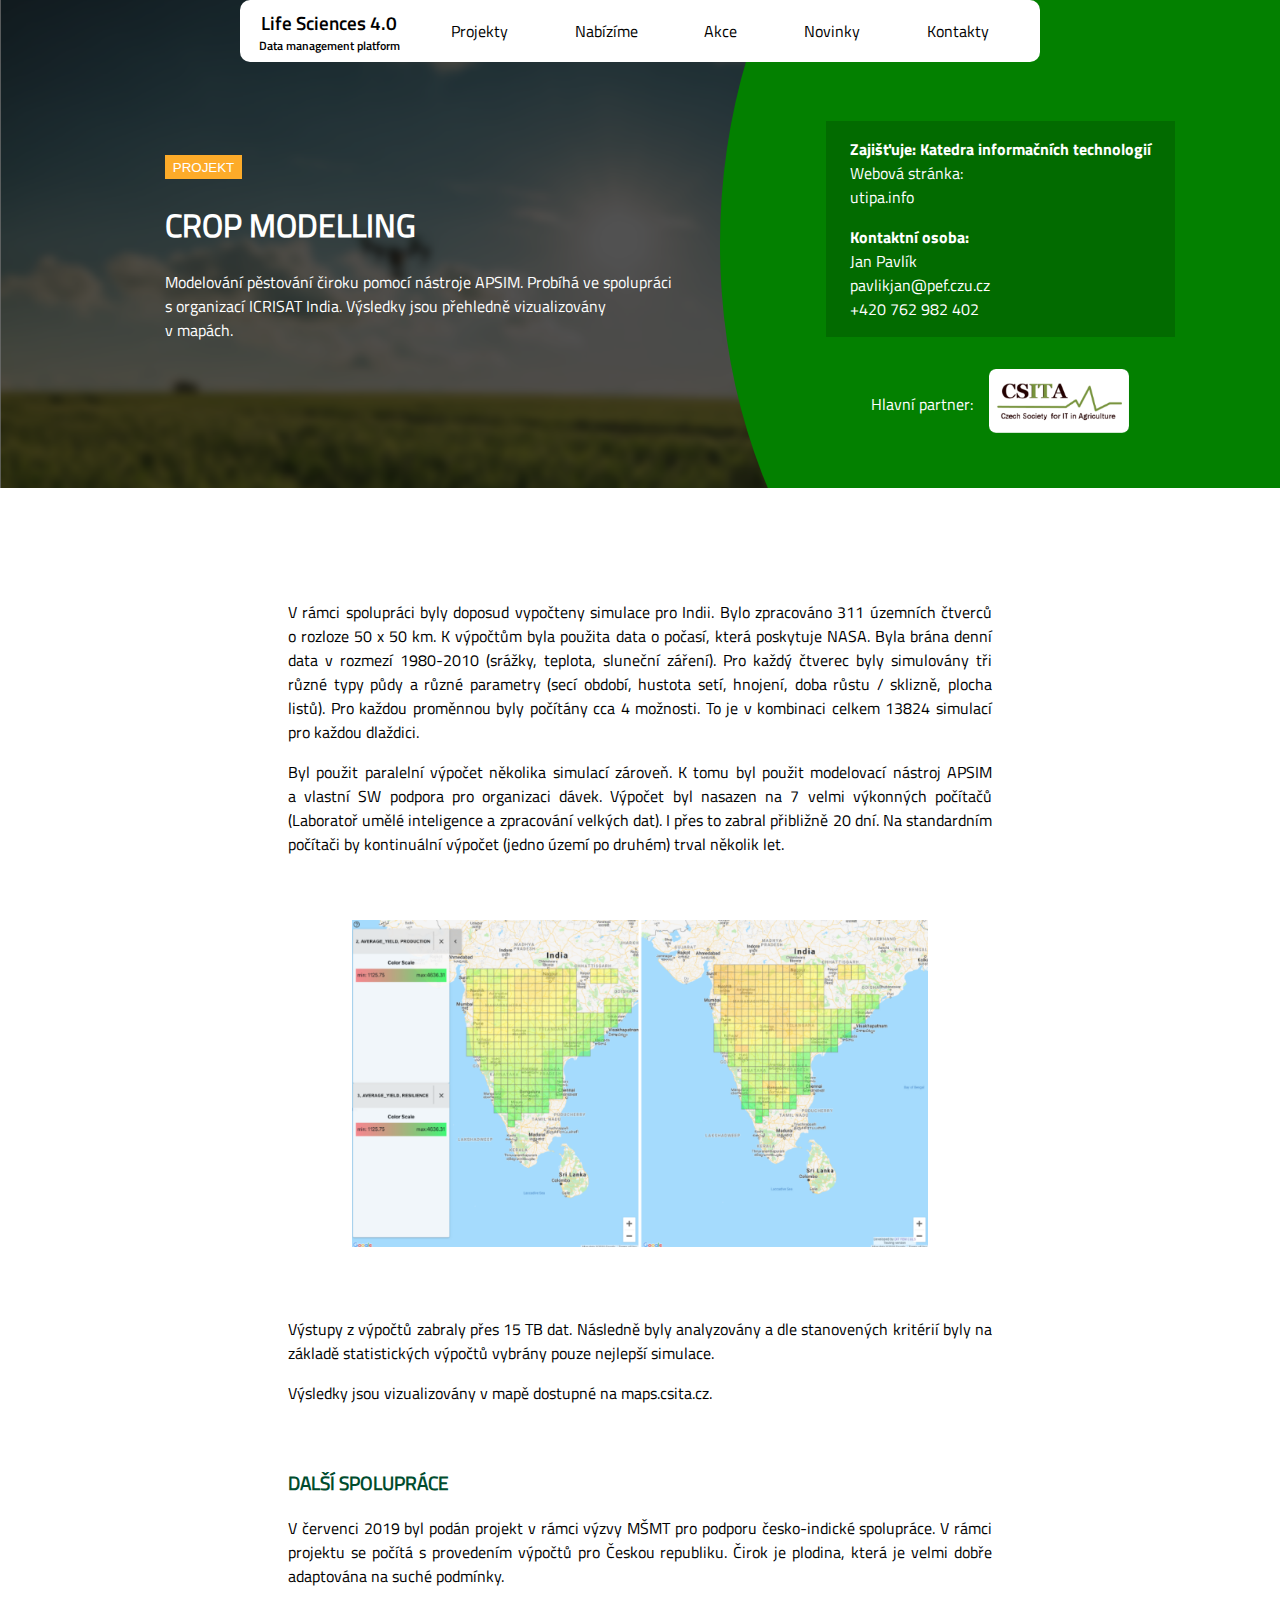
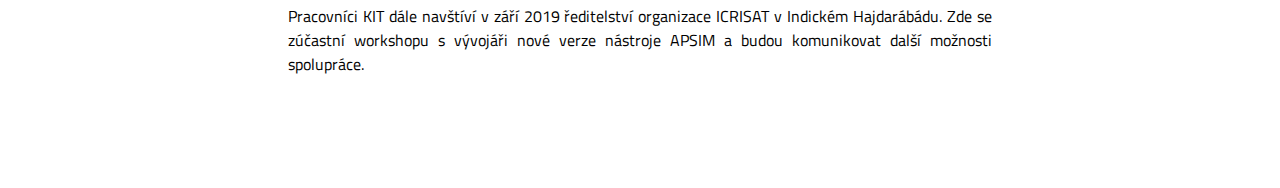
<file: crop-modelling.html>
<!DOCTYPE html>
<html lang="cs">
<head>
    <meta charset="UTF-8">
    <meta http-equiv="X-UA-Compatible" content="IE=edge,chrome=1">
    <title>IoT</title>
    <meta name="description" content="">
    <meta name="viewport" content="width=device-width">
    <link rel="stylesheet" href="css/main.css">
    <!--<link rel="icon" type="image/png" href="">-->
</head>
<body>

<header>
    <!-- *** HEADER - TEXT and IMG *** -->
    <div class="c-page_header">

        <div class="c-header_main c-page-hdr_main">
            <button class="c-btn-article-hdr">Projekt</button>
            <h1 class="c-page-hdr_heading">Crop modelling</h1>
            <p>
                Modelování pěstování čiroku pomocí nástroje APSIM. Probíhá ve spolupráci s&nbsp;organizací
                ICRISAT India. Výsledky jsou přehledně vizualizovány v&nbsp;mapách.
            </p>
        </div>

        <div class="c-header_about c-page-hdr_about">
            <div class="c-page-hdr-about_contact">
                <div class="c-page-hdr-about-contact_pad-bot">
                    <p class="c-page-hdr_bold">Zajišťuje: Katedra informačních technologií</p>
                    <p>Webová stránka:</p>
                    <p><a class="c-page-hdr_link" href="https://www.utipa.info/cs/">utipa.info</a></p>
                </div>

                <div>
                    <p class="c-page-hdr_bold">Kontaktní osoba:</p>
                    <p>Jan Pavlík</p>
                    <p><a class="c-page-hdr_link" href="mailto: pavlikjan@pef.czu.cz">pavlikjan@pef.czu.cz</a></p>
                    <p><a class="c-page-hdr_link" href="tel: +420762982402">+420&nbsp;762&nbsp;982&nbsp;402</a></p>
                </div>
            </div>

            <div class="c-page-hdr-about_partner">
                <p>Hlavní partner:</p>
                <a href="https://www.csita.cz/"><img src="img/pages/csita-logo.png" alt="Csita"></a>
            </div>
        </div>

    </div>

    <!-- *** NAVIGATION *** -->
    <nav class="c-page_nav">
        <ul class="c-page-nav_ul">
            <li class="c-page-nav_li-main">
                <a class="c-page-nav-li_a-main " href="index.html">
                    <div class="c-page-nav-li-a_main">
                        <div class="c-page-nav-li_name">Life Sciences 4.0</div>
                        <div class="c-page-nav-li_subname">Data management platform</div>
                    </div>
                </a>
            </li>
            <li class="c-page-nav_li"><a class="c-page-nav-li_a" href="index.html#s-projekty">Projekty</a></li>
            <li class="c-page-nav_li"><a class="c-page-nav-li_a" href="index.html#s-nabizime">Nabízíme</a></li>
            <li class="c-page-nav_li"><a class="c-page-nav-li_a" href="index.html#s-akce">Akce</a></li>
            <li class="c-page-nav_li"><a class="c-page-nav-li_a" href="index.html">Novinky</a></li>
            <li class="c-page-nav_li"><a class="c-page-nav-li_a" href="index.html#s-kontakty">Kontakty</a></li>
        </ul>
    </nav>
</header>

<main class="c-page">

    <p>
        V&nbsp;rámci spolupráci byly doposud vypočteny simulace pro Indii. Bylo zpracováno 311&nbsp;územních
        čtverců o&nbsp;rozloze 50&nbsp;x&nbsp;50&nbsp;km. K&nbsp;výpočtům byla použita data o&nbsp;počasí,
        která poskytuje NASA. Byla brána denní data v&nbsp;rozmezí 1980-2010 (srážky, teplota, sluneční záření).
        Pro každý čtverec byly simulovány tři různé typy půdy a&nbsp;různé parametry (secí období, hustota setí,
        hnojení, doba růstu / sklizně, plocha listů). Pro každou proměnnou byly počítány cca&nbsp;4&nbsp;možnosti.
        To je v&nbsp;kombinaci celkem 13824&nbsp;simulací pro každou dlaždici.
    </p>

    <p>
        Byl použit paralelní výpočet několika simulací zároveň. K&nbsp;tomu byl použit modelovací nástroj APSIM
        a&nbsp;vlastní SW&nbsp;podpora pro organizaci dávek. Výpočet byl nasazen na 7&nbsp;velmi výkonných
        počítačů (Laboratoř umělé inteligence a&nbsp;zpracování velkých dat). I&nbsp;přes to zabral přibližně
        20&nbsp;dní. Na standardním počítači by kontinuální výpočet (jedno území po druhém) trval několik let.
    </p>

    <div class="c-page-center">
        <img class="c-page_img" src="img/pages/heatmaps1.png" alt="Heatmaps comparison">
    </div>


    <p>
        Výstupy z&nbsp;výpočtů zabraly přes 15&nbsp;TB dat. Následně byly analyzovány a&nbsp;dle stanovených
        kritérií byly na základě statistických výpočtů vybrány pouze nejlepší simulace.
    </p>

    <p>
        Výsledky jsou vizualizovány v mapě dostupné na
        <a class="c-page_link" href="https://maps.csita.cz/">maps.csita.cz</a>.
    </p>

    <h3 class="c-page_heading">Další spolupráce</h3>

    <p>
        V červenci&nbsp;2019 byl podán projekt v&nbsp;rámci výzvy MŠMT pro podporu česko-indické spolupráce.
        V&nbsp;rámci projektu se počítá s&nbsp;provedením výpočtů pro Českou republiku. Čirok je plodina, která
        je velmi dobře adaptována na suché podmínky.
    </p>

    <p>
        Pracovníci KIT dále navštíví v září&nbsp;2019 ředitelství organizace ICRISAT v&nbsp;Indickém Hajdarábádu.
        Zde se zúčastní workshopu s&nbsp;vývojáři nové verze nástroje APSIM a&nbsp;budou komunikovat další
        možnosti spolupráce.
    </p>

</main>

</body>
</html>
</file>
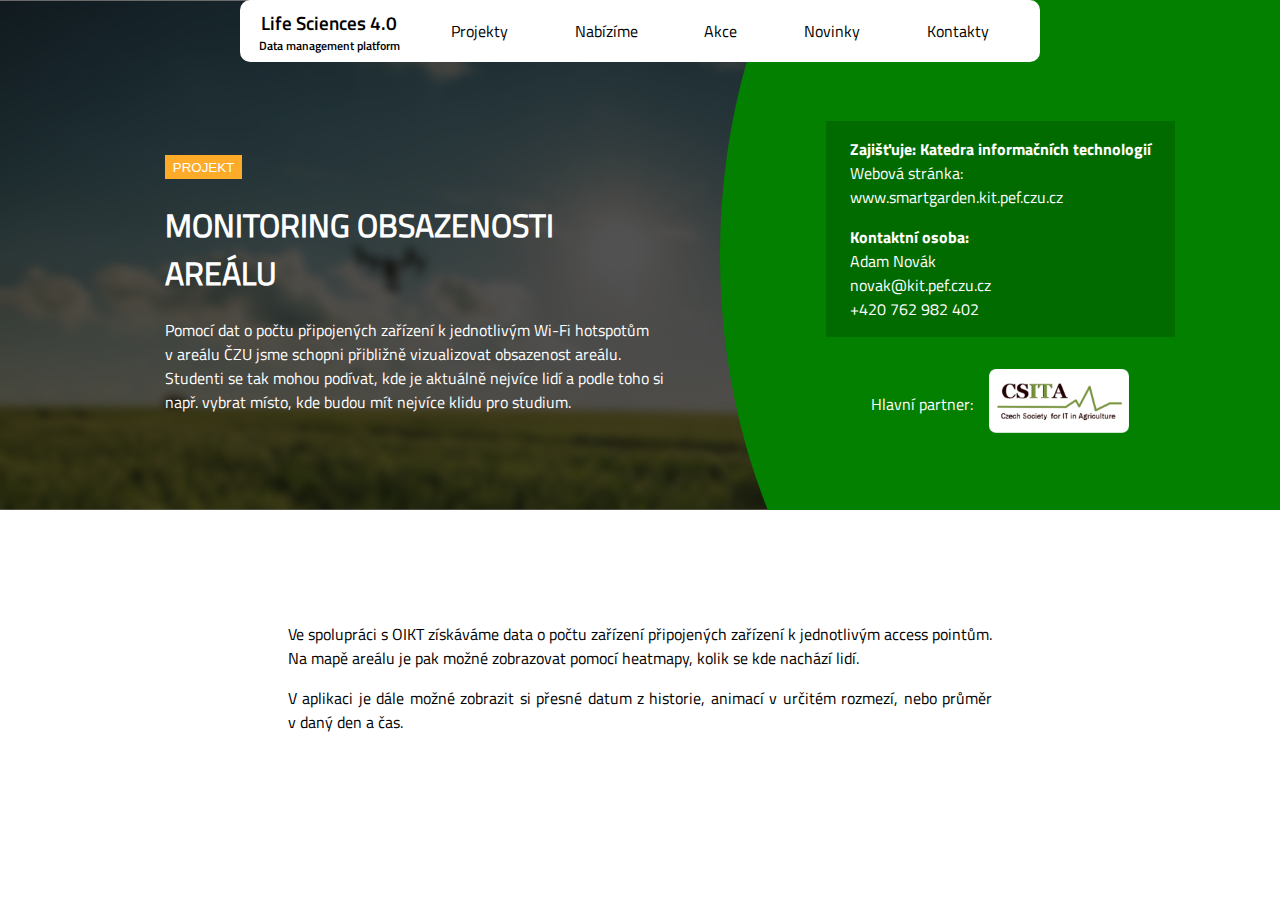
<file: obsazenost-arealu.html>
<!DOCTYPE html>
<html lang="cs">
<head>
    <meta charset="UTF-8">
    <meta http-equiv="X-UA-Compatible" content="IE=edge,chrome=1">
    <title>IoT</title>
    <meta name="description" content="">
    <meta name="viewport" content="width=device-width">
    <link rel="stylesheet" href="css/main.css">
    <!--<link rel="icon" type="image/png" href="">-->
</head>
<body>

<header>
    <!-- *** HEADER - TEXT and IMG *** -->
    <div class="c-page_header">

        <div class="c-header_main c-page-hdr_main">
            <button class="c-btn-article-hdr">Projekt</button>
            <h1 class="c-page-hdr_heading">Monitoring obsazenosti areálu</h1>
            <p>
                Pomocí dat o&nbsp;počtu připojených zařízení k&nbsp;jednotlivým Wi-Fi hotspotům
                v&nbsp;areálu ČZU jsme schopni přibližně vizualizovat obsazenost areálu. Studenti
                se tak mohou podívat, kde je aktuálně nejvíce lidí a&nbsp;podle toho si např. vybrat místo,
                kde budou mít nejvíce klidu pro studium.
            </p>
        </div>

        <div class="c-header_about c-page-hdr_about">
            <div class="c-page-hdr-about_contact">
                <div class="c-page-hdr-about-contact_pad-bot">
                    <p class="c-page-hdr_bold">Zajišťuje: Katedra informačních technologií</p>
                    <p>Webová stránka:</p>
                    <p>
                        <a class="c-page-hdr_link" href="http://www.smartgarden.kit.pef.czu.cz">
                            www.smartgarden.kit.pef.czu.cz
                        </a>
                    </p>
                </div>

                <div>
                    <p class="c-page-hdr_bold">Kontaktní osoba:</p>
                    <p>Adam Novák</p>
                    <p><a class="c-page-hdr_link" href="mailto: novak@kit.pef.czu.cz">novak@kit.pef.czu.cz</a></p>
                    <p><a class="c-page-hdr_link" href="tel: +420762982402">+420&nbsp;762&nbsp;982&nbsp;402</a></p>
                </div>
            </div>

            <div class="c-page-hdr-about_partner">
                <p>Hlavní partner:</p>
                <a href="https://www.csita.cz/"><img src="img/pages/csita-logo.png" alt="Csita"></a>
            </div>
        </div>

    </div>

    <!-- *** NAVIGATION *** -->
    <nav class="c-page_nav">
        <ul class="c-page-nav_ul">
            <li class="c-page-nav_li-main">
                <a class="c-page-nav-li_a-main " href="index.html">
                    <div class="c-page-nav-li-a_main">
                        <div class="c-page-nav-li_name">Life Sciences 4.0</div>
                        <div class="c-page-nav-li_subname">Data management platform</div>
                    </div>
                </a>
            </li>
            <li class="c-page-nav_li"><a class="c-page-nav-li_a" href="index.html#s-projekty">Projekty</a></li>
            <li class="c-page-nav_li"><a class="c-page-nav-li_a" href="index.html#s-nabizime">Nabízíme</a></li>
            <li class="c-page-nav_li"><a class="c-page-nav-li_a" href="index.html#s-akce">Akce</a></li>
            <li class="c-page-nav_li"><a class="c-page-nav-li_a" href="index.html">Novinky</a></li>
            <li class="c-page-nav_li"><a class="c-page-nav-li_a" href="index.html#s-kontakty">Kontakty</a></li>
        </ul>
    </nav>
</header>

<main class="c-page">

    <p>
        Ve spolupráci s&nbsp;OIKT získáváme data o&nbsp;počtu zařízení připojených zařízení
        k&nbsp;jednotlivým access pointům. Na mapě areálu je pak možné zobrazovat pomocí
        heatmapy, kolik se kde nachází lidí.
    </p>

    <p>
        V&nbsp;aplikaci je dále možné zobrazit si přesné datum z&nbsp;historie, animací
        v&nbsp;určitém rozmezí, nebo průměr v&nbsp;daný den a&nbsp;čas.
    </p>

</main>

</body>
</html>
</file>
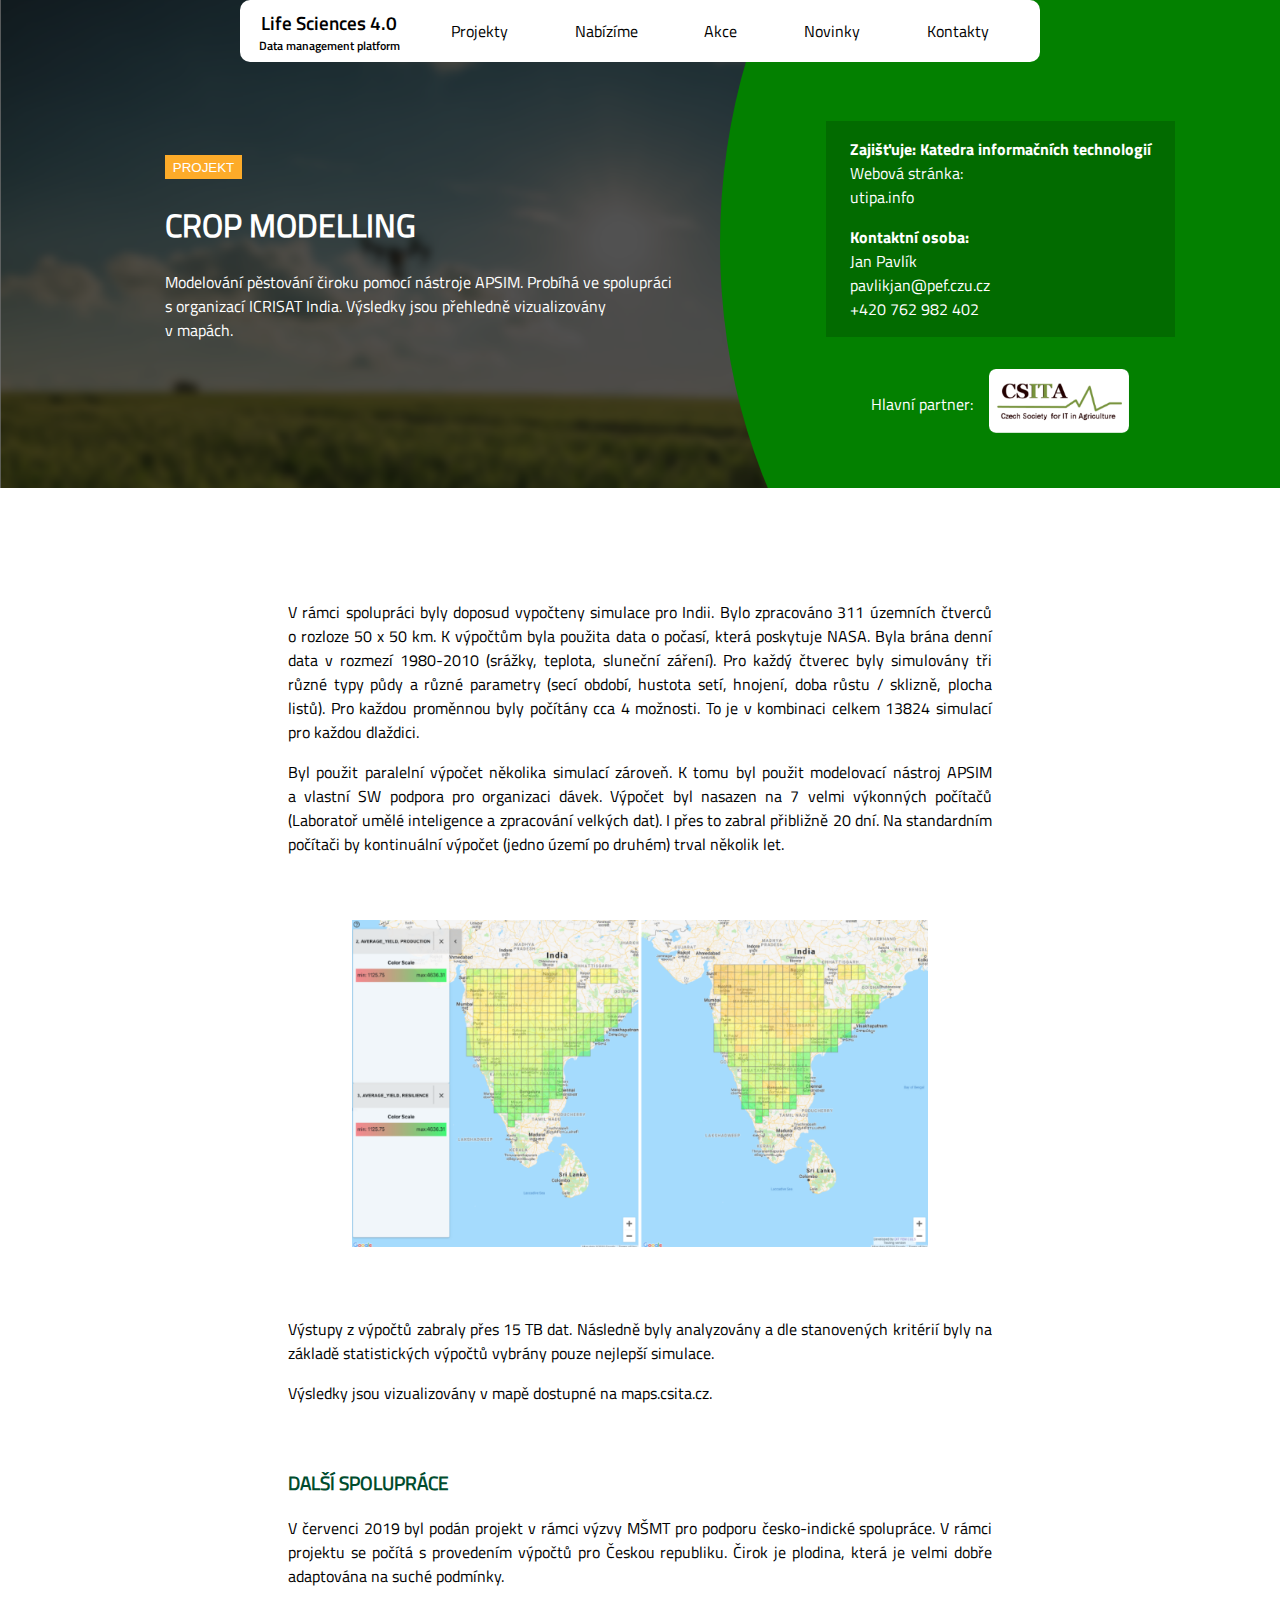
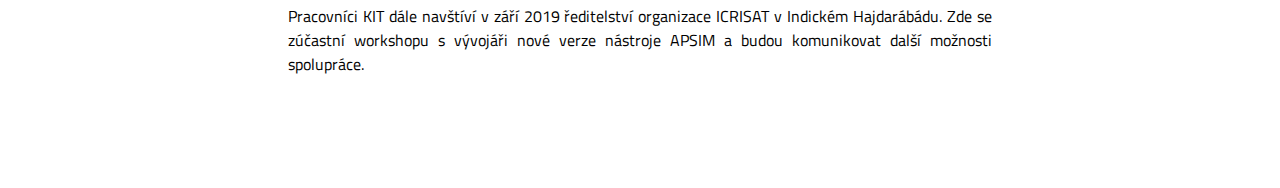
<file: page.html>
<!DOCTYPE html>
<html lang="cs">
<head>
    <meta charset="UTF-8">
    <meta http-equiv="X-UA-Compatible" content="IE=edge,chrome=1">
    <title>IoT</title>
    <meta name="description" content="">
    <meta name="viewport" content="width=device-width">
    <link rel="stylesheet" href="css/main.css">
    <!--<link rel="icon" type="image/png" href="">-->
</head>
<body>

<header>
    <!-- *** HEADER - TEXT and IMG *** -->
    <div class="c-page_header">

        <div class="c-header_main c-page-hdr_main">
            <button class="c-btn-article-hdr">Projekt</button>
            <h1 class="c-page-hdr_heading">Crop modelling</h1>
            <p>
                Modelování pěstování čiroku pomocí nástroje APSIM. Probíhá ve spolupráci s&nbsp;organizací
                ICRISAT India. Výsledky jsou přehledně vizualizovány v&nbsp;mapách.
            </p>
        </div>

        <div class="c-header_about c-page-hdr_about">
            <div class="c-page-hdr-about_contact">
                <div class="c-page-hdr-about-contact_pad-bot">
                    <p class="c-page-hdr_bold">Zajišťuje: Katedra informačních technologií</p>
                    <p>Webová stránka:</p>
                    <p><a class="c-page-hdr_link" href="https://www.utipa.info/cs/">utipa.info</a></p>
                </div>

                <div>
                    <p class="c-page-hdr_bold">Kontaktní osoba:</p>
                    <p>Jan  Pavlík</p>
                    <p><a class="c-page-hdr_link" href="mailto: pavlikjan@pef.czu.cz">pavlikjan@pef.czu.cz</a></p>
                    <p><a class="c-page-hdr_link" href="tel: +420762982402">+420&nbsp;762&nbsp;982&nbsp;402</a></p>
                </div>
            </div>

            <div class="c-page-hdr-about_partner">
                <p>Hlavní partner:</p>
                <a href="https://www.csita.cz/"><img src="img/pages/csita-logo.png" alt="Csita"></a>
            </div>
        </div>

    </div>

    <!-- *** NAVIGATION *** -->
    <nav class="c-page_nav">
        <ul class="c-page-nav_ul">
            <li class="c-page-nav_li-main">
                <a class="c-page-nav-li_a-main " href="index.html">
                    <div class="c-page-nav-li-a_main">
                        <div class="c-page-nav-li_name">Life Sciences 4.0</div>
                        <div class="c-page-nav-li_subname">Data management platform</div>
                    </div>
                </a>
            </li>
            <li class="c-page-nav_li"><a class="c-page-nav-li_a" href="index.html#s-projekty">Projekty</a></li>
            <li class="c-page-nav_li"><a class="c-page-nav-li_a" href="index.html#s-nabizime">Nabízíme</a></li>
            <li class="c-page-nav_li"><a class="c-page-nav-li_a" href="index.html#s-akce">Akce</a></li>
            <li class="c-page-nav_li"><a class="c-page-nav-li_a" href="index.html">Novinky</a></li>
            <li class="c-page-nav_li"><a class="c-page-nav-li_a" href="index.html#s-kontakty">Kontakty</a></li>
        </ul>
    </nav>
</header>

<main class="c-page">

    <p>
        V&nbsp;rámci spolupráci byly doposud vypočteny simulace pro Indii. Bylo zpracováno 311&nbsp;územních
        čtverců o&nbsp;rozloze 50&nbsp;x&nbsp;50&nbsp;km. K&nbsp;výpočtům byla použita data o&nbsp;počasí,
        která poskytuje NASA. Byla brána denní data v&nbsp;rozmezí 1980-2010 (srážky, teplota, sluneční záření).
        Pro každý čtverec byly simulovány tři různé typy půdy a&nbsp;různé parametry (secí období, hustota setí,
        hnojení, doba růstu / sklizně, plocha listů). Pro každou proměnnou byly počítány cca&nbsp;4&nbsp;možnosti.
        To je v&nbsp;kombinaci celkem 13824&nbsp;simulací pro každou dlaždici.
    </p>

    <p>
        Byl použit paralelní výpočet několika simulací zároveň. K&nbsp;tomu byl použit modelovací nástroj APSIM
        a&nbsp;vlastní SW&nbsp;podpora pro organizaci dávek. Výpočet byl nasazen na 7&nbsp;velmi výkonných
        počítačů (Laboratoř umělé inteligence a&nbsp;zpracování velkých dat). I&nbsp;přes to zabral přibližně
        20&nbsp;dní. Na standardním počítači by kontinuální výpočet (jedno území po druhém) trval několik let.
    </p>

    <div class="c-page-center">
        <img class="c-page_img" src="img/pages/heatmaps1.png" alt="Heatmaps comparison">
    </div>


    <p>
        Výstupy z&nbsp;výpočtů zabraly přes 15&nbsp;TB dat. Následně byly analyzovány a&nbsp;dle stanovených
        kritérií byly na základě statistických výpočtů vybrány pouze nejlepší simulace.
    </p>

    <p>
        Výsledky jsou vizualizovány v mapě dostupné na
        <a class="c-page_link" href="https://maps.csita.cz/">maps.csita.cz</a>.
    </p>

    <h3 class="c-page_heading">Další spolupráce</h3>

    <p>
        V červenci&nbsp;2019 byl podán projekt v&nbsp;rámci výzvy MŠMT pro podporu česko-indické spolupráce.
        V&nbsp;rámci projektu se počítá s&nbsp;provedením výpočtů pro Českou republiku. Čirok je plodina, která
        je velmi dobře adaptována na suché podmínky.
    </p>

    <p>
        Pracovníci KIT dále navštíví v září&nbsp;2019 ředitelství organizace ICRISAT v&nbsp;Indickém Hajdarábádu.
        Zde se zúčastní workshopu s&nbsp;vývojáři nové verze nástroje APSIM a&nbsp;budou komunikovat další
        možnosti spolupráce.
    </p>

</main>

</body>
</html>
</file>
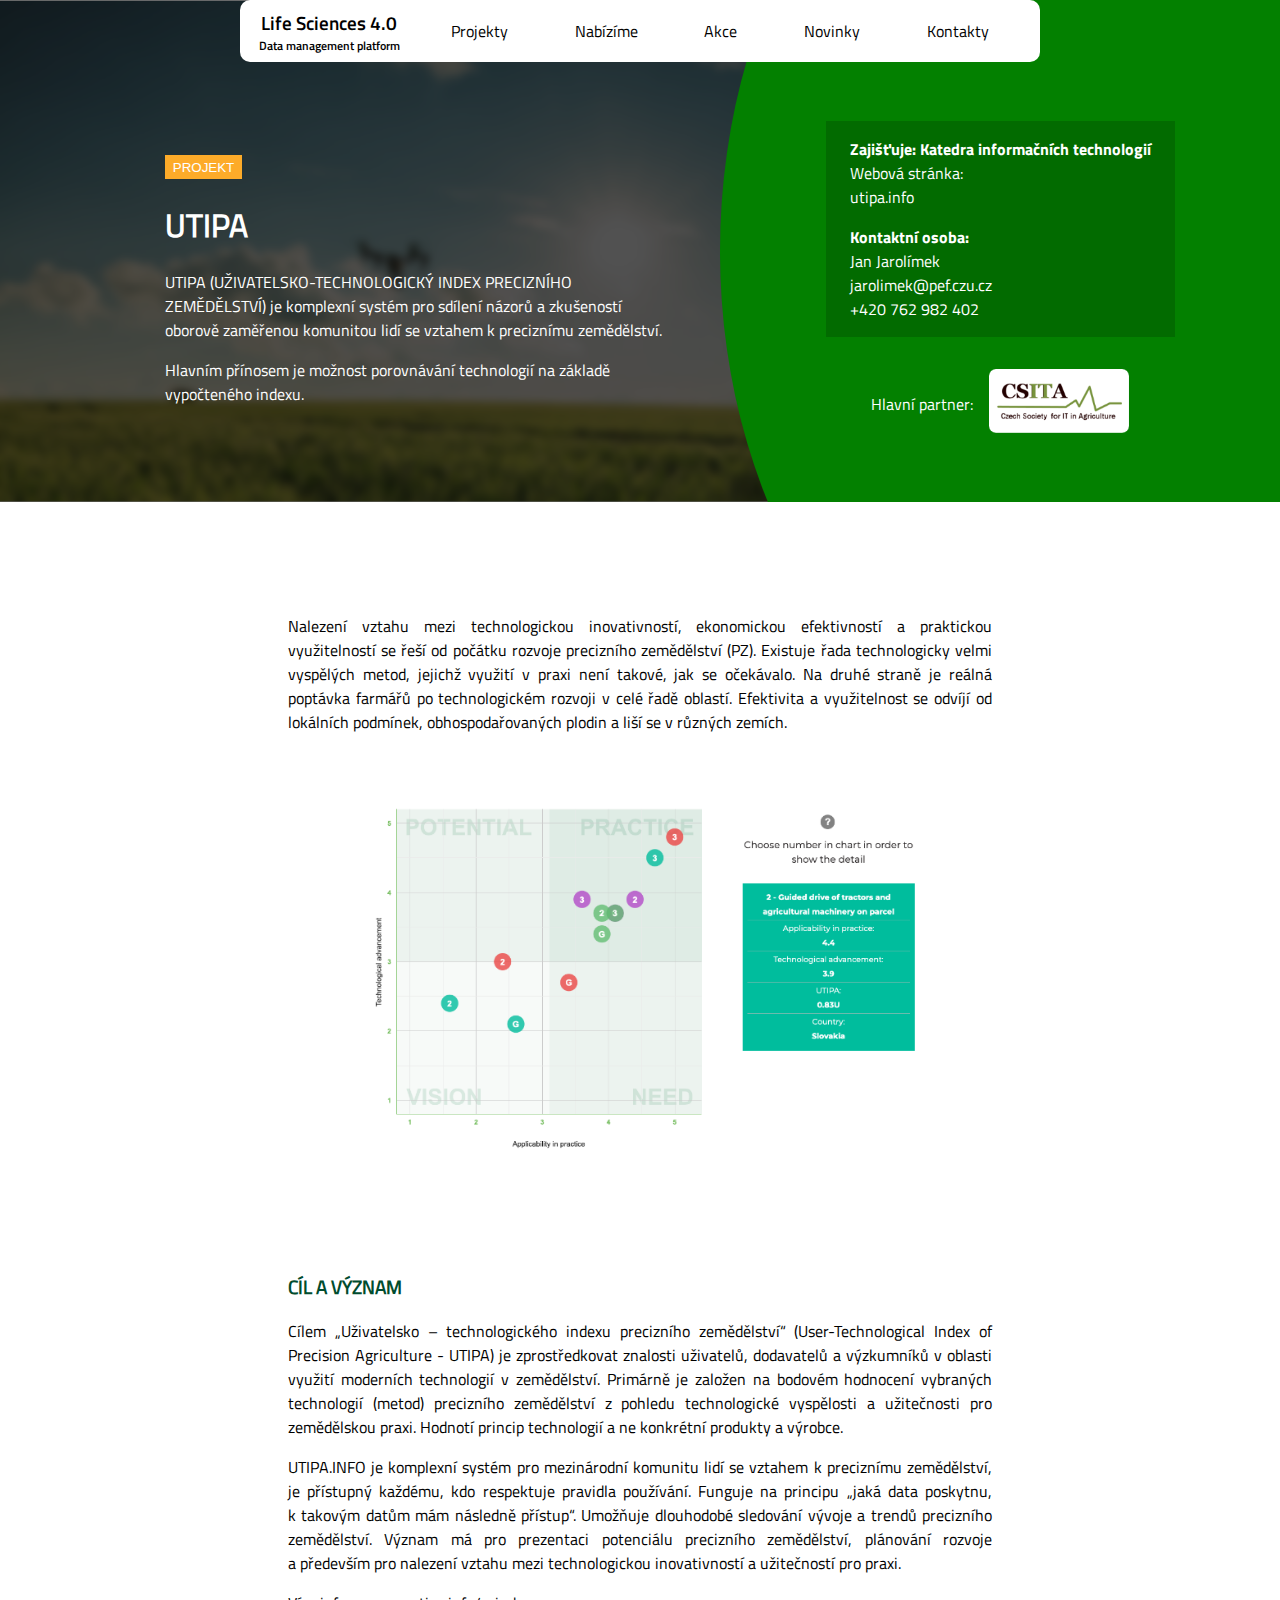
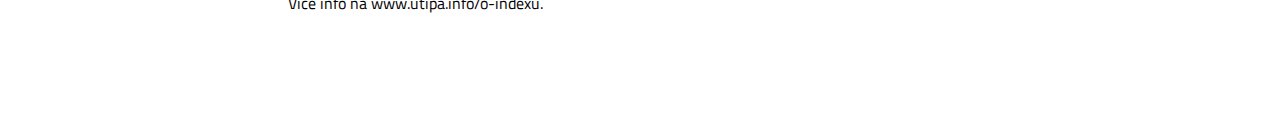
<file: utipa.html>
<!DOCTYPE html>
<html lang="cs">
<head>
    <meta charset="UTF-8">
    <meta http-equiv="X-UA-Compatible" content="IE=edge,chrome=1">
    <title>IoT</title>
    <meta name="description" content="">
    <meta name="viewport" content="width=device-width">
    <link rel="stylesheet" href="css/main.css">
    <!--<link rel="icon" type="image/png" href="">-->
</head>
<body>

<header>
    <!-- *** HEADER - TEXT and IMG *** -->
    <div class="c-page_header">

        <div class="c-header_main c-page-hdr_main">
            <button class="c-btn-article-hdr">Projekt</button>
            <h1 class="c-page-hdr_heading">Utipa</h1>
            <p>
                UTIPA (UŽIVATELSKO-TECHNOLOGICKÝ INDEX PRECIZNÍHO ZEMĚDĚLSTVÍ) je komplexní systém
                pro sdílení názorů a&nbsp;zkušeností oborově zaměřenou komunitou lidí se vztahem
                k&nbsp;preciznímu zemědělství.
            </p>
            <p>
                Hlavním přínosem je možnost porovnávání technologií na základě vypočteného indexu.
            </p>
        </div>

        <div class="c-header_about c-page-hdr_about">
            <div class="c-page-hdr-about_contact">
                <div class="c-page-hdr-about-contact_pad-bot">
                    <p class="c-page-hdr_bold">Zajišťuje: Katedra informačních technologií</p>
                    <p>Webová stránka:</p>
                    <p><a class="c-page-hdr_link" href="https://www.utipa.info/cs/">utipa.info</a></p>
                </div>

                <div>
                    <p class="c-page-hdr_bold">Kontaktní osoba:</p>
                    <p>Jan Jarolímek</p>
                    <p><a class="c-page-hdr_link" href="mailto: jarolimek@pef.czu.cz">jarolimek@pef.czu.cz</a></p>
                    <p><a class="c-page-hdr_link" href="tel: +420762982402">+420&nbsp;762&nbsp;982&nbsp;402</a></p>
                </div>
            </div>

            <div class="c-page-hdr-about_partner">
                <p>Hlavní partner:</p>
                <a href="https://www.csita.cz/"><img src="img/pages/csita-logo.png" alt="Csita"></a>
            </div>
        </div>

    </div>

    <!-- *** NAVIGATION *** -->
    <nav class="c-page_nav">
        <ul class="c-page-nav_ul">
            <li class="c-page-nav_li-main">
                <a class="c-page-nav-li_a-main " href="index.html">
                    <div class="c-page-nav-li-a_main">
                        <div class="c-page-nav-li_name">Life Sciences 4.0</div>
                        <div class="c-page-nav-li_subname">Data management platform</div>
                    </div>
                </a>
            </li>
            <li class="c-page-nav_li"><a class="c-page-nav-li_a" href="index.html#s-projekty">Projekty</a></li>
            <li class="c-page-nav_li"><a class="c-page-nav-li_a" href="index.html#s-nabizime">Nabízíme</a></li>
            <li class="c-page-nav_li"><a class="c-page-nav-li_a" href="index.html#s-akce">Akce</a></li>
            <li class="c-page-nav_li"><a class="c-page-nav-li_a" href="index.html">Novinky</a></li>
            <li class="c-page-nav_li"><a class="c-page-nav-li_a" href="index.html#s-kontakty">Kontakty</a></li>
        </ul>
    </nav>
</header>

<main class="c-page">

    <p>
        Nalezení vztahu mezi technologickou inovativností, ekonomickou efektivností a&nbsp;praktickou
        využitelností se řeší od počátku rozvoje precizního zemědělství (PZ). Existuje řada technologicky
        velmi vyspělých metod, jejichž využití v&nbsp;praxi není takové, jak se očekávalo. Na druhé straně
        je reálná poptávka farmářů po technologickém rozvoji v&nbsp;celé řadě oblastí. Efektivita
        a&nbsp;využitelnost se odvíjí od lokálních podmínek, obhospodařovaných plodin a&nbsp;liší
        se v&nbsp;různých zemích.
    </p>

    <div class="c-page-center">
        <img class="c-page_img" src="img/pages/utipa-img.png" alt="Utipa">
    </div>

    <h3 class="c-page_heading">Cíl a&nbsp;význam</h3>

    <p>
        Cílem „Uživatelsko&nbsp;–&nbsp;technologického indexu precizního zemědělství“ (User-Technological
        Index of Precision Agriculture&nbsp;-&nbsp;UTIPA) je zprostředkovat znalosti uživatelů,
        dodavatelů a&nbsp;výzkumníků v&nbsp;oblasti využití moderních technologií v&nbsp;zemědělství.
        Primárně je založen na bodovém hodnocení vybraných technologií (metod) precizního zemědělství
        z&nbsp;pohledu technologické vyspělosti a&nbsp;užitečnosti pro zemědělskou praxi. Hodnotí
        princip technologií a&nbsp;ne konkrétní produkty a&nbsp;výrobce.
    </p>

    <p>
        UTIPA.INFO je komplexní systém pro mezinárodní komunitu lidí se vztahem k&nbsp;preciznímu
        zemědělství, je přístupný každému, kdo respektuje pravidla používání. Funguje na principu
        „jaká data poskytnu, k&nbsp;takovým datům mám následně přístup“. Umožňuje dlouhodobé sledování
        vývoje a&nbsp;trendů precizního zemědělství. Význam má pro prezentaci potenciálu precizního
        zemědělství, plánování rozvoje a&nbsp;především pro nalezení vztahu mezi technologickou inovativností
        a&nbsp;užitečností pro praxi.
    </p>

    <p>
        Více info na
        <a class="c-page_link" href="https://www.utipa.info/o-indexu/">www.utipa.info/o-indexu</a>.
    </p>

</main>

</body>
</html>
</file>
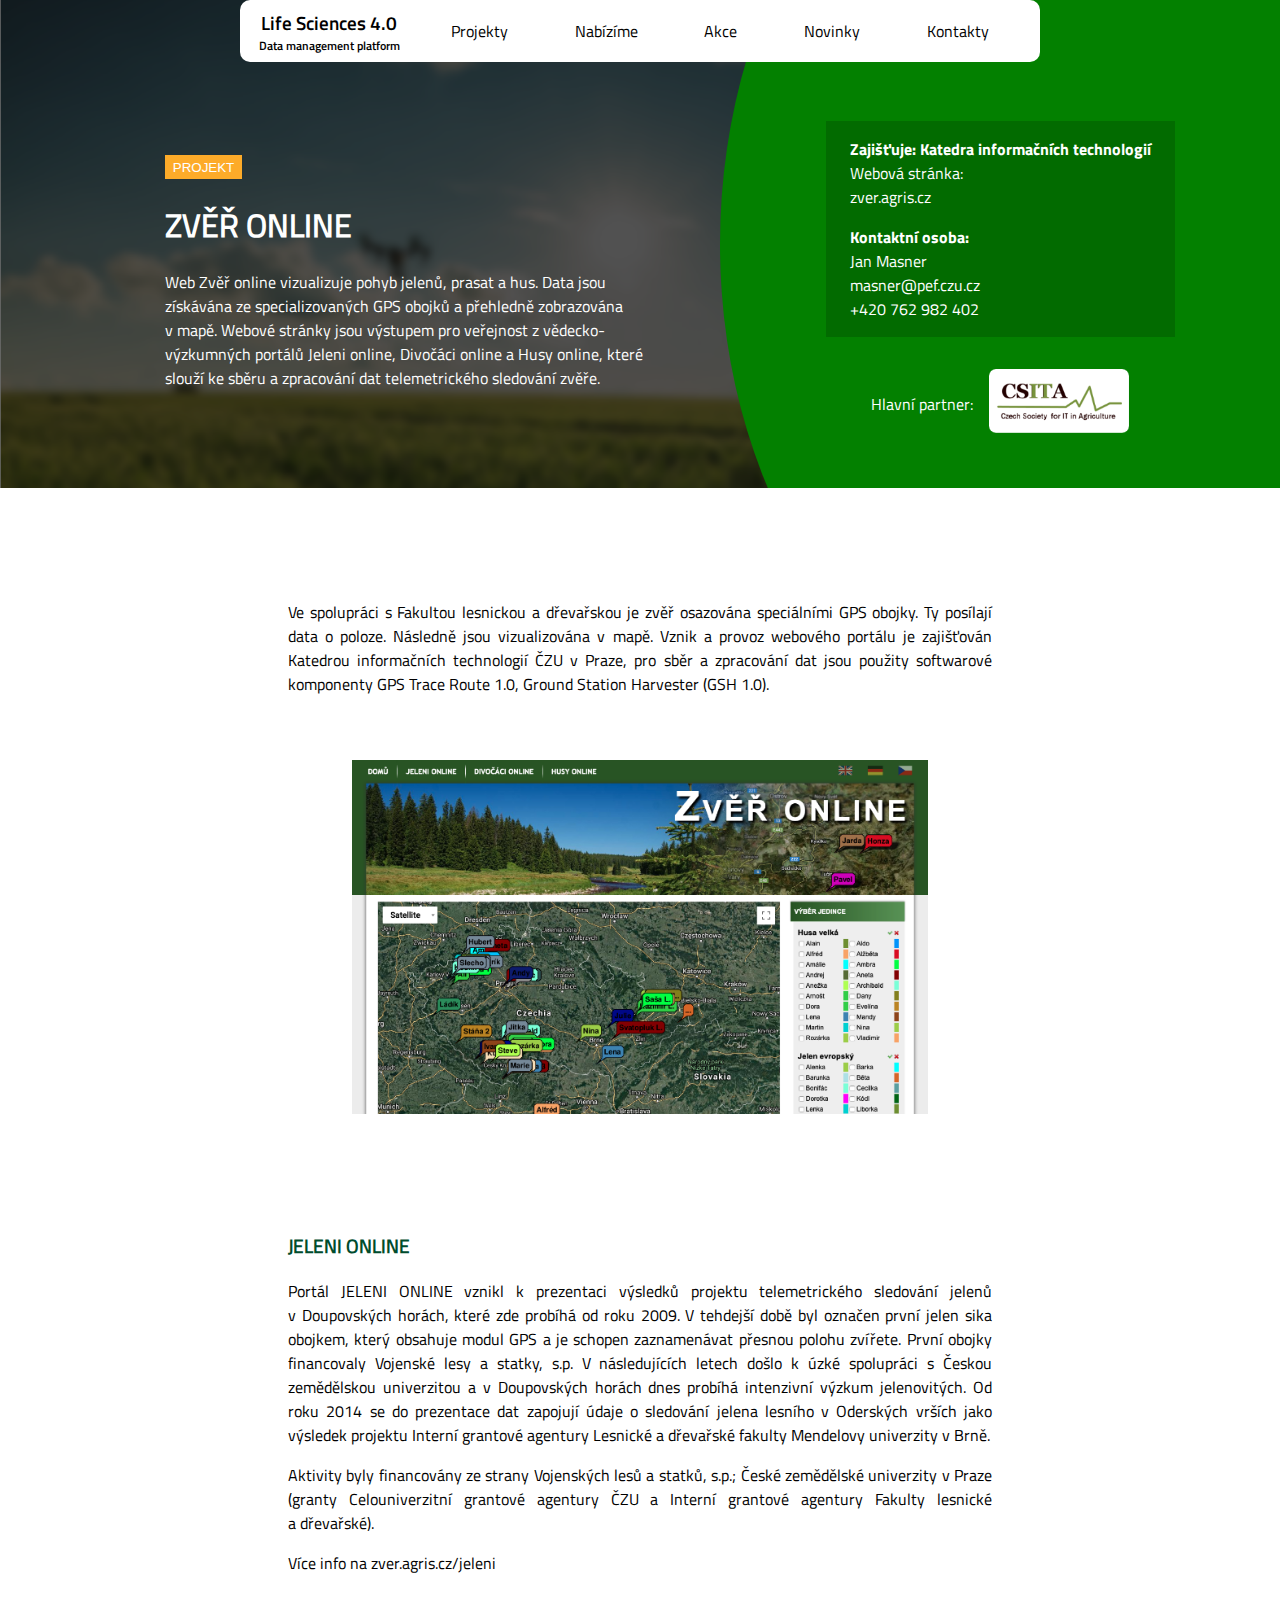
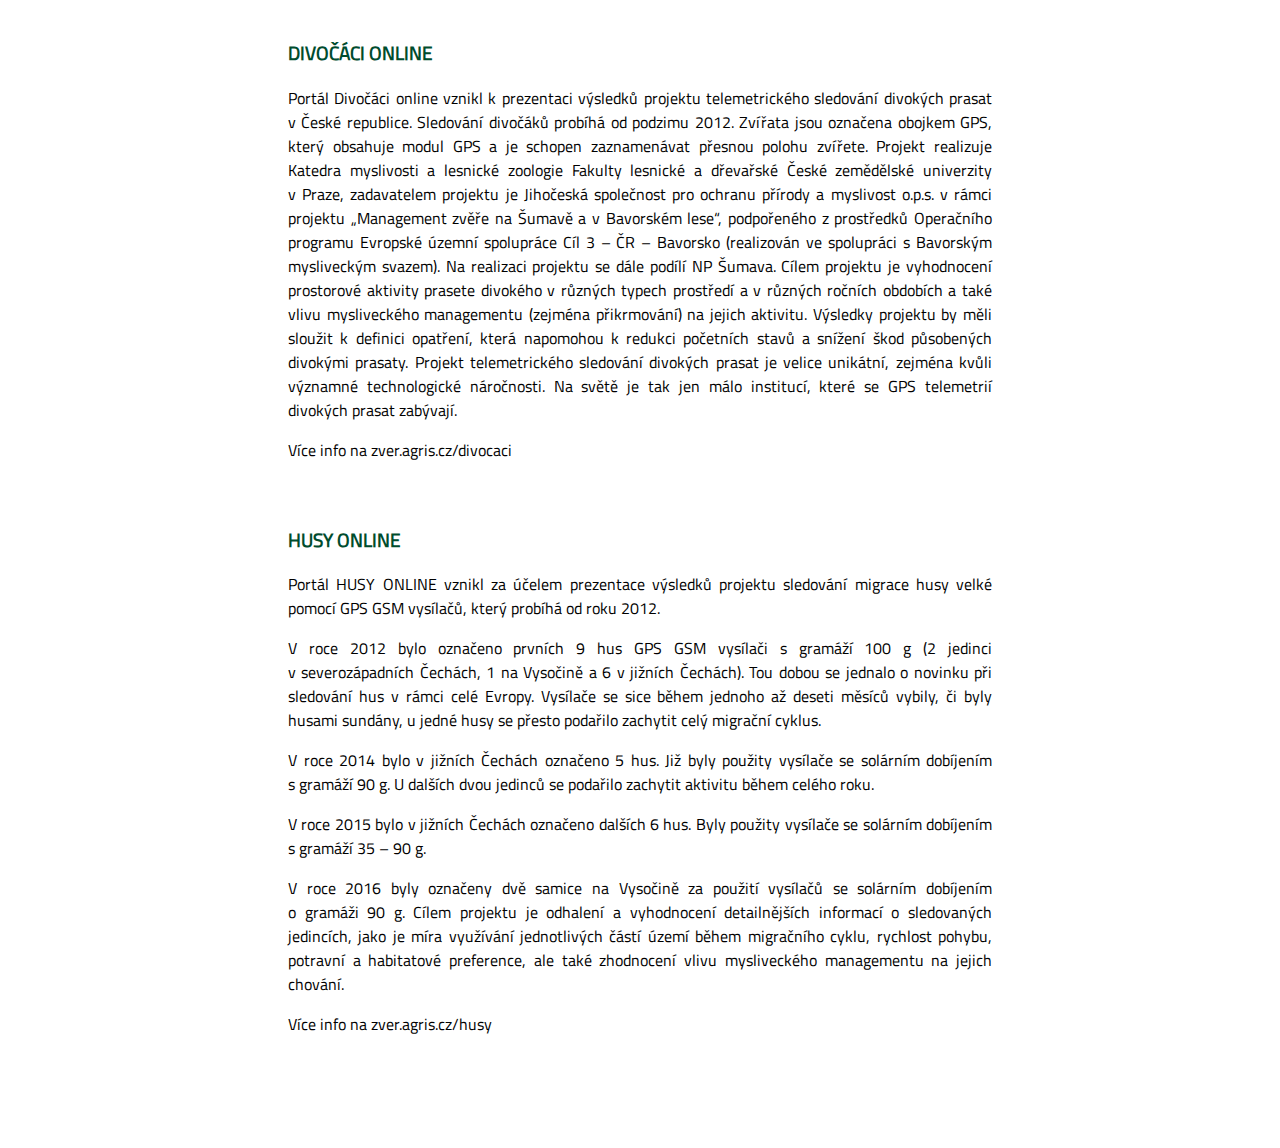
<file: zver.html>
<!DOCTYPE html>
<html lang="cs">
<head>
    <meta charset="UTF-8">
    <meta http-equiv="X-UA-Compatible" content="IE=edge,chrome=1">
    <title>IoT</title>
    <meta name="description" content="">
    <meta name="viewport" content="width=device-width">
    <link rel="stylesheet" href="css/main.css">
    <!--<link rel="icon" type="image/png" href="">-->
</head>
<body>

<header>
    <!-- *** HEADER - TEXT and IMG *** -->
    <div class="c-page_header">

        <div class="c-header_main c-page-hdr_main">
            <button class="c-btn-article-hdr">Projekt</button>
            <h1 class="c-page-hdr_heading">Zvěř online</h1>
            <p>
                Web Zvěř online vizualizuje pohyb jelenů, prasat a&nbsp;hus. Data jsou získávána
                ze specializovaných GPS obojků a&nbsp;přehledně zobrazována v&nbsp;mapě. Webové
                stránky jsou výstupem pro veřejnost z&nbsp;vědecko-výzkumných portálů Jeleni
                online, Divočáci online a&nbsp;Husy online, které slouží ke sběru a&nbsp;zpracování
                dat telemetrického sledování zvěře.
            </p>
        </div>

        <div class="c-header_about c-page-hdr_about">
            <div class="c-page-hdr-about_contact">
                <div class="c-page-hdr-about-contact_pad-bot">
                    <p class="c-page-hdr_bold">Zajišťuje: Katedra informačních technologií</p>
                    <p>Webová stránka:</p>
                    <p><a class="c-page-hdr_link" href="http://zver.agris.cz/">zver.agris.cz</a></p>
                </div>

                <div>
                    <p class="c-page-hdr_bold">Kontaktní osoba:</p>
                    <p>Jan Masner</p>
                    <p><a class="c-page-hdr_link" href="mailto: masner@pef.czu.cz">masner@pef.czu.cz</a></p>
                    <p><a class="c-page-hdr_link" href="tel: +420762982402">+420&nbsp;762&nbsp;982&nbsp;402</a></p>
                </div>
            </div>

            <div class="c-page-hdr-about_partner">
                <p>Hlavní partner:</p>
                <a href="https://www.csita.cz/"><img src="img/pages/csita-logo.png" alt="Csita"></a>
            </div>
        </div>

    </div>

    <!-- *** NAVIGATION *** -->
    <nav class="c-page_nav">
        <ul class="c-page-nav_ul">
            <li class="c-page-nav_li-main">
                <a class="c-page-nav-li_a-main " href="index.html">
                    <div class="c-page-nav-li-a_main">
                        <div class="c-page-nav-li_name">Life Sciences 4.0</div>
                        <div class="c-page-nav-li_subname">Data management platform</div>
                    </div>
                </a>
            </li>
            <li class="c-page-nav_li"><a class="c-page-nav-li_a" href="index.html#s-projekty">Projekty</a></li>
            <li class="c-page-nav_li"><a class="c-page-nav-li_a" href="index.html#s-nabizime">Nabízíme</a></li>
            <li class="c-page-nav_li"><a class="c-page-nav-li_a" href="index.html#s-akce">Akce</a></li>
            <li class="c-page-nav_li"><a class="c-page-nav-li_a" href="index.html">Novinky</a></li>
            <li class="c-page-nav_li"><a class="c-page-nav-li_a" href="index.html#s-kontakty">Kontakty</a></li>
        </ul>
    </nav>
</header>

<main class="c-page">

    <p>
        Ve spolupráci s&nbsp;Fakultou lesnickou a&nbsp;dřevařskou je zvěř osazována speciálními GPS
        obojky. Ty posílají data o&nbsp;poloze. Následně jsou vizualizována v&nbsp;mapě. Vznik
        a&nbsp;provoz webového portálu je zajišťován Katedrou informačních technologií ČZU v&nbsp;Praze,
        pro sběr a&nbsp;zpracování dat jsou použity softwarové komponenty GPS Trace Route&nbsp;1.0,
        Ground Station Harvester (GSH&nbsp;1.0).
    </p>

    <div class="c-page-center">
        <img class="c-page_img" src="img/pages/zver-online1.png" alt="Zvěř online">
    </div>

    <h3 class="c-page_heading">Jeleni online</h3>

    <p>
        Portál JELENI ONLINE vznikl k&nbsp;prezentaci výsledků projektu telemetrického sledování jelenů
        v&nbsp;Doupovských horách, které zde probíhá od roku&nbsp;2009. V&nbsp;tehdejší době byl označen
        první jelen sika obojkem, který obsahuje modul GPS a&nbsp;je schopen zaznamenávat přesnou polohu
        zvířete. První obojky financovaly Vojenské lesy a&nbsp;statky,&nbsp;s.p. V následujících letech
        došlo k&nbsp;úzké spolupráci s&nbsp;Českou zemědělskou univerzitou a&nbsp;v&nbsp;Doupovských
        horách dnes probíhá intenzivní výzkum jelenovitých. Od roku&nbsp;2014 se do prezentace dat
        zapojují údaje o&nbsp;sledování jelena lesního v&nbsp;Oderských vrších jako výsledek projektu
        Interní grantové agentury Lesnické a&nbsp;dřevařské fakulty Mendelovy univerzity v&nbsp;Brně.
    </p>

    <p>
        Aktivity byly financovány ze strany Vojenských lesů a&nbsp;statků,&nbsp;s.p.; České zemědělské
        univerzity v&nbsp;Praze (granty Celouniverzitní grantové agentury ČZU a&nbsp;Interní grantové
        agentury Fakulty lesnické a&nbsp;dřevařské).
    </p>

    <p>
        Více info na
        <a class="c-page_link" href="http://zver.agris.cz/jeleni/">zver.agris.cz/jeleni</a>
    </p>

    <h3 class="c-page_heading">Divočáci online</h3>

    <p>
        Portál Divočáci online vznikl k&nbsp;prezentaci výsledků projektu telemetrického sledování
        divokých prasat v&nbsp;České republice. Sledování divočáků probíhá od podzimu&nbsp;2012.
        Zvířata jsou označena obojkem GPS, který obsahuje modul GPS a&nbsp;je schopen zaznamenávat
        přesnou polohu zvířete. Projekt realizuje Katedra myslivosti a&nbsp;lesnické zoologie Fakulty
        lesnické a&nbsp;dřevařské České zemědělské univerzity v&nbsp;Praze, zadavatelem projektu je
        Jihočeská společnost pro ochranu přírody a&nbsp;myslivost&nbsp;o.p.s. v&nbsp;rámci projektu
        „Management zvěře na Šumavě a&nbsp;v&nbsp;Bavorském lese“, podpořeného z&nbsp;prostředků
        Operačního programu Evropské územní spolupráce Cíl&nbsp;3&nbsp;–&nbsp;ČR&nbsp;–&nbsp;Bavorsko
        (realizován ve spolupráci s&nbsp;Bavorským mysliveckým svazem). Na realizaci projektu se
        dále podílí NP&nbsp;Šumava. Cílem projektu je vyhodnocení prostorové aktivity prasete divokého
        v&nbsp;různých typech prostředí a&nbsp;v&nbsp;různých ročních obdobích a&nbsp;také vlivu
        mysliveckého managementu (zejména přikrmování) na jejich aktivitu. Výsledky projektu by
        měli sloužit k&nbsp;definici opatření, která napomohou k&nbsp;redukci početních stavů
        a&nbsp;snížení škod působených divokými prasaty. Projekt telemetrického sledování divokých
        prasat je velice unikátní, zejména kvůli významné technologické náročnosti. Na světě je tak
        jen málo institucí, které se GPS telemetrií divokých prasat zabývají.
    </p>

    <p>
        Více info na
        <a class="c-page_link" href="http://zver.agris.cz/divocaci/">zver.agris.cz/divocaci</a>
    </p>

    <h3 class="c-page_heading">Husy online</h3>

    <p>
        Portál HUSY ONLINE vznikl za účelem prezentace výsledků projektu sledování migrace husy velké
        pomocí GPS GSM vysílačů, který probíhá od roku&nbsp;2012.
    </p>

    <p>
        V&nbsp;roce&nbsp;2012 bylo označeno prvních 9&nbsp;hus GPS GSM vysílači s&nbsp;gramáží&nbsp;100&nbsp;g
        (2&nbsp;jedinci v&nbsp;severozápadních Čechách, 1&nbsp;na Vysočině a&nbsp;6&nbsp;v&nbsp;jižních Čechách).
        Tou dobou se jednalo o&nbsp;novinku při sledování hus v&nbsp;rámci celé Evropy. Vysílače se sice během
        jednoho až deseti měsíců vybily, či byly husami sundány, u&nbsp;jedné husy se přesto podařilo zachytit
        celý migrační cyklus.
    </p>

    <p>
        V&nbsp;roce&nbsp;2014 bylo v&nbsp;jižních Čechách označeno 5&nbsp;hus. Již byly použity vysílače se
        solárním dobíjením s&nbsp;gramáží 90&nbsp;g. U&nbsp;dalších dvou jedinců se podařilo zachytit aktivitu
        během celého roku.
    </p>

    <p>
        V&nbsp;roce&nbsp;2015 bylo v&nbsp;jižních Čechách označeno dalších 6&nbsp;hus. Byly použity vysílače
        se solárním dobíjením s&nbsp;gramáží 35&nbsp;–&nbsp;90&nbsp;g.
    </p>

    <p>
        V&nbsp;roce&nbsp;2016 byly označeny dvě samice na Vysočině za použití vysílačů se solárním dobíjením
        o&nbsp;gramáži&nbsp;90&nbsp;g. Cílem projektu je odhalení a&nbsp;vyhodnocení detailnějších informací
        o&nbsp;sledovaných jedincích, jako je míra využívání jednotlivých částí území během migračního cyklu,
        rychlost pohybu, potravní a&nbsp;habitatové preference, ale také zhodnocení vlivu mysliveckého
        managementu na jejich chování.
    </p>

    <p>
        Více info na
        <a class="c-page_link" href="http://zver.agris.cz/husy/">zver.agris.cz/husy</a>
    </p>

</main>

</body>
</html>
</file>
<file: css/main.css>
/* COLORS */
/* FONTS */
@font-face {
  font-family: c-Titilium-regular;
  src: url("../font/Titillium_Web/TitilliumWeb-Regular.ttf"); }
@font-face {
  font-family: c-Titilium-semibold;
  src: url("../font/Titillium_Web/TitilliumWeb-SemiBold.ttf"); }
@font-face {
  font-family: c-Titilium-bold;
  src: url("../font/Titillium_Web/TitilliumWeb-Bold.ttf"); }
@font-face {
  font-family: c-Titilium-light;
  src: url("../font/Titillium_Web/TitilliumWeb-Light.ttf"); }
/*$font-primary: "Titillium Web", sans-serif;
$font-primary-semibold: "Titillium Web Semibold", sans-serif;
$font-primary-bold: "Titillium Web Bold", sans-serif;
$font-primary-thin: "Titillium Web Light", sans-serif;*/
/* SCREEN SIZE */
/* OTHER */
/* CODE */
body {
  font-family: "c-Titilium-regular", sans-serif;
  margin: 0;
  padding: 0; }

.c-btn-primary {
  background-color: transparent;
  border: 2px solid #038000;
  color: #038000;
  font-weight: bold;
  cursor: pointer;
  font-size: 1.1rem; }
  @media (max-width: 650px) {
    .c-btn-primary {
      padding: 0.3rem 1.8rem;
      margin: 1rem 0 3rem 0;
      line-height: initial; } }
  @media (min-width: 651px) {
    .c-btn-primary {
      padding: 0.3rem 1.8rem 0.1rem 1.8rem; } }

.c-btn-primary:active {
  outline: none; }

.c-btn-primary:focus {
  outline: none; }

.c-btn-primary:hover {
  outline: none;
  background-color: #038000;
  color: #ffffff; }

.c-header_btn {
  border: none;
  background-color: #000000;
  color: #ffffff;
  padding: 0.4rem 0.6rem 0.3rem 0.6rem;
  cursor: pointer; }

.c-header_btn:hover {
  background-color: rgba(0, 0, 0, 0.5); }

@media (max-width: 650px) {
  .c-btn-articles {
    padding: 0.3rem 0.4rem; } }
@media (min-width: 651px) {
  .c-btn-articles {
    margin-top: -0.2rem;
    margin-bottom: 0.4rem;
    padding: 0.3rem 0.4rem 0.1rem 0.4rem; } }

.c-btn-article-hdr {
  background-color: #fdab29;
  color: #ffffff;
  border: none;
  text-transform: uppercase;
  padding: 0.3rem 0.5rem; }

.c-header {
  background-image: url("../img/header-img.png");
  background-color: #69878c;
  color: #ffffff;
  display: flex;
  margin: 0; }
  @media (max-width: 1199px) {
    .c-header {
      flex-direction: column;
      background-size: 60rem;
      background-position: center top;
      background-repeat: no-repeat; } }
  @media (min-width: 1200px) {
    .c-header {
      flex-direction: row;
      justify-content: space-between;
      background-size: cover;
      background-position: center;
      padding: 0; } }
  @media (min-width: 960px) and (max-width: 1199px) {
    .c-header {
      background-size: 80rem; } }
  @media (max-width: 370px) {
    .c-header {
      background-size: 90rem; } }
  @media (max-width: 280px) {
    .c-header {
      background-size: 100rem; } }
  @media (max-width: 259px) {
    .c-header {
      background-size: 110rem; } }

/* --- LIFE SCIENCES --- */
.c-header_main {
  box-sizing: border-box; }
  @media (max-width: 1199px) {
    .c-header_main {
      text-align: center;
      margin: 2rem 1rem; } }
  @media (min-width: 1200px) {
    .c-header_main {
      width: auto;
      padding: 6.6rem 0 5rem 10.3rem; } }

.c-header-main_heading {
  font-family: "Titillium Web Semibold", sans-serif;
  font-weight: 500; }
  @media (max-width: 1199px) {
    .c-header-main_heading {
      font-size: 3rem;
      margin: 0; } }
  @media (min-width: 1200px) {
    .c-header-main_heading {
      margin: 0 0 -0.5rem 0;
      font-size: 3rem; } }

.c-header-main_subheading {
  font-family: "Titillium Web Semibold", sans-serif;
  font-weight: 500;
  margin: 0 0 1.2rem 0; }
  @media (max-width: 1199px) {
    .c-header-main_subheading {
      font-size: 1.8rem; } }
  @media (min-width: 1200px) {
    .c-header-main_subheading {
      font-size: 1.8rem; } }

@media (min-width: 1200px) {
  .c-header-main_logos {
    display: flex;
    flex-direction: row;
    align-items: center;
    margin-top: -0.1rem; } }

@media (max-width: 1199px) {
  .c-header-main_logo {
    margin: 1.2rem; } }
@media (min-width: 1200px) {
  .c-header-main_logo {
    margin: 4rem 2rem 0 0; } }

.c-header-main_logo-KIT {
  height: 3rem;
  width: auto; }

.c-header-main_logo-CZU {
  height: 3.5rem;
  width: auto; }

/* --- O PROJEKTU --- */
.c-header_about {
  box-sizing: border-box;
  background-color: #038000; }
  @media (max-width: 1199px) {
    .c-header_about {
      padding: 2rem; } }
  @media (min-width: 1200px) {
    .c-header_about {
      padding: 4.55rem 5rem 3.1rem 5rem;
      width: 53.5rem;
      clip-path: ellipse(64% 100% at 64% 50%); } }
  @media (min-width: 1200px) and (max-width: 1450px) {
    .c-header_about {
      max-width: 50%; } }
  @media (min-width: 801px) and (max-width: 1199px) {
    .c-header_about {
      padding-bottom: 5rem; } }

.c-header-about_heading {
  margin: 0;
  font-size: 1.3rem;
  font-family: "c-Titilium-bold", sans-serif; }

.c-header-about_text {
  line-height: 1.6; }
  @media (max-width: 1199px) {
    .c-header-about_text {
      margin-bottom: 0; } }
  @media (min-width: 1200px) {
    .c-header-about_text {
      text-align: left;
      font-size: 1rem;
      margin-top: 0.7rem; } }

.c-header_link {
  color: #ffffff; }

.c-header_link:hover {
  color: rgba(255, 255, 255, 0.5); }

.c-nav {
  background-color: #ffffff;
  box-shadow: 0 5px 15px 0 #dddddd;
  padding: 0; }
  @media (max-width: 650px) {
    .c-nav {
      box-sizing: border-box;
      width: 100%;
      margin: 0; } }
  @media (min-width: 801px) {
    .c-nav {
      border-radius: 10px;
      margin: auto;
      width: 45rem;
      position: relative;
      top: -1.7rem; } }
  @media (min-width: 651px) and (max-width: 800px) {
    .c-nav {
      width: 100%; } }

.c-nav_ul {
  margin: 0;
  padding: 0; }
  @media (max-width: 650px) {
    .c-nav_ul {
      flex-direction: column;
      text-align: center; } }
  @media (min-width: 651px) {
    .c-nav_ul {
      display: flex;
      justify-content: space-between;
      flex-direction: row; } }

.c-nav_li {
  list-style-type: none; }
  @media (max-width: 650px) {
    .c-nav_li {
      width: 100%; } }
  @media (min-width: 651px) {
    .c-nav_li {
      padding: 1.2rem 0; } }

.c-nav-li_a {
  box-sizing: border-box;
  text-decoration: none;
  color: #000000;
  width: 100%; }
  @media (max-width: 650px) {
    .c-nav-li_a {
      padding: 1rem;
      margin: 0;
      display: inline-block; } }
  @media (min-width: 651px) {
    .c-nav-li_a {
      padding: 1.2rem 2rem;
      font-size: 1.05rem; } }

.c-nav-li_a:hover {
  background-color: rgba(3, 128, 0, 0.2); }

.c-content_section {
  border-bottom: 1px solid #ececec;
  text-align: center; }
  @media (max-width: 650px) {
    .c-content_section {
      padding: 2rem 0.7rem 4rem 0.7rem; } }
  @media (min-width: 651px) {
    .c-content_section {
      width: 100%;
      padding: 1.5rem 0 4.5rem 0; } }

@media (min-width: 651px) {
  #s-projekty {
    padding-top: 0.7rem; } }

@media (min-width: 651px) {
  #s-akce {
    padding-bottom: 3rem; } }

@media (min-width: 651px) {
  #s-clanky {
    padding-bottom: 3rem; } }

.c-link {
  color: #000000;
  text-decoration: underline;
  font-weight: bold; }

.c-link:hover {
  color: rgba(0, 0, 0, 0.5); }

.c-soon {
  color: #000000;
  text-decoration: none;
  font-weight: bold;
  cursor: default; }

/* --- HEADINGS --- */
.c-heading_round-border {
  border: 1px solid #ececec;
  background-color: #ffffff;
  font-family: "c-Titilium-bold", sans-serif;
  border-radius: 50px;
  padding: 0 2rem;
  display: inline-block;
  position: relative;
  font-size: 1.4rem;
  margin: 0;
  top: -2.7rem; }

@media (max-width: 650px) {
  .c-section_round-heading {
    padding: 1.5rem 0.7rem; } }

.c-heading {
  font-size: 1.4rem;
  font-family: "c-Titilium-bold", sans-serif; }
  @media (max-width: 650px) {
    .c-heading {
      margin-bottom: 2rem; } }
  @media (min-width: 651px) {
    .c-heading {
      padding: 0.1rem 2rem 2rem 2rem;
      margin: 0;
      display: inline-block; } }

.c-heading-light {
  font-size: 1.4rem;
  color: #ffffff;
  font-family: "c-Titilium-light", sans-serif; }
  @media (max-width: 650px) {
    .c-heading-light {
      margin-bottom: 2rem; } }
  @media (min-width: 651px) {
    .c-heading-light {
      padding: 0.1rem 2rem 2rem 2rem;
      margin: 0;
      display: inline-block; } }

@media (min-width: 651px) {
  .c-heading-first {
    padding: 0 3rem 0.5rem 3rem;
    margin: 0.5rem 0 0 0; } }

@media (min-width: 651px) {
  .c-heading_clanky {
    padding: 1.5rem 0 3rem 0; } }

@media (min-width: 651px) {
  .c-heading_podporovano {
    margin: -0.3rem 0 0.4rem 0; } }

/*.c-content_heading{
  border: 1px solid $color-border-line;
  background-color: $color-white;
  border-radius: 50px;
  padding: 0 2rem;
  display: inline-block;
  position: relative;
  top: -2.7rem;
  font-size: 1.4rem;
  @media (max-width: $mobile){  //mobile
  }
  @media (min-width: $mobile+1px){  //tablet + desktop + wide
    margin: 0;
  }
}*/
@media (max-width: 650px) {
  .c-projekty_boxes {
    box-sizing: border-box;
    width: 100%; } }
@media (min-width: 651px) {
  .c-projekty_boxes {
    max-width: 67rem;
    margin: 0 auto;
    padding-top: 0.5rem;
    column-count: 3;
    column-gap: 2.5rem;
    text-align: center; } }
@media (min-width: 651px) and (max-width: 1200px) {
  .c-projekty_boxes {
    column-count: 2;
    column-gap: 2.5rem;
    margin: 0 2.5rem; } }

.c-projekty_box {
  box-shadow: 0 0 15px 0 #bababa; }
  @media (max-width: 650px) {
    .c-projekty_box {
      width: 100%;
      margin: 2rem 0; } }
  @media (min-width: 651px) {
    .c-projekty_box {
      width: 100%;
      display: inline-block;
      margin: 1rem 0 1.5rem 0;
      padding: 0;
      text-align: center; } }

.c-projekty_heading {
  box-sizing: border-box;
  text-transform: uppercase;
  font-family: "Titillium Web Semibold", sans-serif;
  font-weight: 500;
  color: #ffffff;
  background-size: cover;
  background-position: center;
  display: flex;
  align-items: center;
  justify-content: center;
  height: 8rem;
  font-size: 1.1rem;
  margin: 0;
  padding: 1rem;
  width: 100%; }

.c-projekty_heading-1 {
  background-image: url("../img/articles/art1.png"); }

.c-projekty_heading-2 {
  background-image: url("../img/articles/art2.png"); }

.c-projekty_heading-3 {
  background-image: url("../img/articles/art3.png"); }

.c-projekty_heading-4 {
  background-image: url("../img/articles/art4.png"); }

.c-projekty_heading-5 {
  background-image: url("../img/articles/art5.png"); }

.c-projekty_heading-6 {
  background-image: url("../img/articles/art6.png"); }

.c-projekty_heading-7 {
  background-image: url("../img/articles/art7.png"); }

.c-projekty_text {
  line-height: 1.5; }
  @media (max-width: 650px) {
    .c-projekty_text {
      padding: 1rem;
      margin: 0; } }
  @media (min-width: 651px) {
    .c-projekty_text {
      padding: 1rem 2rem; } }

@media (min-width: 651px) {
  .c-nabizime button {
    margin-top: 2rem; } }

.c-nabizime_boxes {
  box-sizing: border-box;
  width: 100%;
  display: flex; }
  @media (max-width: 650px) {
    .c-nabizime_boxes {
      flex-direction: column; } }
  @media (min-width: 651px) {
    .c-nabizime_boxes {
      flex-direction: row;
      align-items: flex-start;
      justify-content: center; } }

.c-nabizime_box {
  box-shadow: 0 0 15px 0 #bababa;
  background-color: #ffffff; }
  @media (max-width: 650px) {
    .c-nabizime_box {
      margin: 0 0 2rem 0; } }
  @media (min-width: 651px) {
    .c-nabizime_box {
      margin: 2rem 2rem 2.5rem 2rem;
      max-width: 27rem; } }

.c-nabizime-box_heading {
  box-sizing: border-box;
  background-size: cover;
  background-position: center;
  width: 100%;
  height: 12.5rem; }
  @media (max-width: 650px) {
    .c-nabizime-box_heading {
      padding: 1rem;
      display: flex;
      flex-direction: column;
      align-items: center;
      justify-content: center; } }
  @media (min-width: 651px) {
    .c-nabizime-box_heading {
      display: inline-block;
      padding: 4rem; } }

.c-nabizime-box_heading1 {
  background-image: url("../img/articles/img-wire.png"); }

.c-nabizime-box_heading2 {
  background-image: url("../img/articles/img-wire2.png"); }

@media (min-width: 651px) {
  .c-nabizime-box_img {
    margin-bottom: 0.5rem;
    height: 3rem; } }

.c-nabizime-box-heading_text {
  color: #ffffff;
  text-transform: uppercase;
  font-family: "Titillium Web", sans-serif;
  font-weight: 400; }
  @media (max-width: 650px) {
    .c-nabizime-box-heading_text {
      margin: 1rem 0 0 0; } }
  @media (min-width: 651px) {
    .c-nabizime-box-heading_text {
      margin: 0;
      padding: 0; } }

.c-nabizime-box_text {
  margin: 0; }
  @media (max-width: 650px) {
    .c-nabizime-box_text {
      padding: 1rem; } }
  @media (min-width: 651px) {
    .c-nabizime-box_text {
      padding: 1.5rem 3rem; } }

.c-akce {
  background-color: #000000;
  color: #ffffff; }
  @media (min-width: 651px) {
    .c-akce button {
      margin-top: 1.9rem;
      margin-bottom: 0; } }

.c-akce_box {
  background-color: #060606;
  border-radius: 0.3rem;
  border: 1px solid #363636; }
  @media (max-width: 860px) {
    .c-akce_box {
      padding: 1rem; } }
  @media (min-width: 861px) {
    .c-akce_box {
      max-width: 48rem;
      padding: 1rem 1.3rem 2rem 1.3rem;
      margin: 0.8rem auto 0 auto; } }

.c-akce-box_subheading {
  font-size: 1rem;
  font-family: "Titillium Web", sans-serif;
  font-weight: 400;
  text-transform: uppercase; }
  @media (max-width: 860px) {
    .c-akce-box_subheading {
      margin: 0 0 1rem 0; } }

.c-akce-box_text {
  font-size: 0.9rem;
  line-height: 1.8; }
  @media (max-width: 860px) {
    .c-akce-box_text {
      margin: 0 0 2rem 0; } }
  @media (min-width: 861px) {
    .c-akce-box_text {
      margin-top: 0.10rem;
      margin-bottom: 1.7rem; } }

.c-akce-box_gallery {
  display: flex; }
  @media (max-width: 860px) {
    .c-akce-box_gallery {
      width: 100%;
      flex-wrap: wrap;
      margin: 0 0 1rem 0;
      flex-direction: row;
      justify-content: center; }
      .c-akce-box_gallery img {
        max-width: calc(50% - (1rem/2));
        height: auto;
        margin: 0 0 1rem 0;
        padding: 0 0.5rem; } }
  @media (max-width: 620px) {
    .c-akce-box_gallery {
      flex-direction: column;
      justify-content: center;
      align-items: center; }
      .c-akce-box_gallery img {
        max-width: 100%;
        width: 100%;
        height: auto;
        padding: 0; } }
  @media (min-width: 861px) {
    .c-akce-box_gallery {
      width: 45rem;
      margin: auto;
      flex-direction: row;
      justify-content: space-between; }
      .c-akce-box_gallery img {
        width: 13rem;
        height: auto; } }

.c-clanky_articles {
  display: flex; }
  @media (max-width: 650px) {
    .c-clanky_articles {
      flex-direction: column;
      width: 100%; } }
  @media (min-width: 651px) {
    .c-clanky_articles {
      width: 83rem;
      flex-direction: row;
      justify-content: center;
      margin: 1rem auto 0 auto; } }
  @media (min-width: 651px) and (max-width: 1330px) {
    .c-clanky_articles {
      flex-direction: column;
      width: auto; } }

.c-clanky_article {
  display: flex;
  flex-direction: column; }
  @media (max-width: 650px) {
    .c-clanky_article {
      margin: 0 0 2rem 0; } }
  @media (min-width: 651px) {
    .c-clanky_article {
      max-width: 65rem;
      text-align: left;
      margin: 0 1.4rem; } }
  @media (min-width: 651px) and (max-width: 1330px) {
    .c-clanky_article {
      margin: auto; } }

.c-clanky-article_heading {
  background-color: #000000;
  color: #ffffff;
  font-family: "Titillium Web Semibold", sans-serif;
  font-weight: 500;
  font-size: 0.75rem; }
  @media (max-width: 650px) {
    .c-clanky-article_heading {
      padding: 0;
      margin: 0; } }
  @media (min-width: 1321px) {
    .c-clanky-article_heading {
      margin: 0 auto 0 0;
      padding: 0.3rem 0.6rem;
      position: relative;
      top: 1rem;
      left: -0.4rem; } }
  @media (min-width: 651px) and (max-width: 1320px) {
    .c-clanky-article_heading {
      margin: 0 auto 0 0;
      padding: 0.3rem 0.6rem;
      position: relative;
      top: 1rem;
      left: -0.4rem; } }

.c-clanky-article_content {
  border: 1px solid #ececec;
  background-color: #F9F9F9; }
  @media (max-width: 650px) {
    .c-clanky-article_content {
      padding: 0;
      margin: 0;
      border: none; } }
  @media (min-width: 651px) {
    .c-clanky-article_content {
      display: flex;
      flex-direction: row;
      width: 29.5rem;
      margin-bottom: 4rem; } }

@media (max-width: 650px) {
  .c-clanky-article_img-container {
    height: 8rem;
    width: 100%;
    overflow: hidden;
    padding: 0;
    margin: 0; } }

@media (max-width: 650px) {
  .c-clanky-article_img {
    width: 100%;
    height: 8rem;
    object-fit: cover; } }
@media (min-width: 651px) {
  .c-clanky-article_img {
    height: 8.5rem; } }

@media (max-width: 650px) {
  .c-clanky-article-content-text_container {
    box-sizing: border-box;
    width: 100%;
    border: 1px solid #ececec;
    border-top: none;
    padding-bottom: 1rem; } }

.c-clanky-article-content_text {
  line-height: 1.39;
  font-size: 0.8rem; }
  @media (max-width: 650px) {
    .c-clanky-article-content_text {
      padding: 1rem 1rem 0 1rem;
      margin: 0;
      box-sizing: border-box;
      width: 100%; } }
  @media (min-width: 651px) {
    .c-clanky-article-content_text {
      padding: 1.1rem 1rem 0 1rem;
      margin: 0; } }

.c-clanky-article-text_link {
  color: #000000;
  text-decoration: underline;
  font-weight: bold; }

.c-podporovano_logos {
  box-sizing: border-box;
  display: flex; }
  @media (max-width: 650px) {
    .c-podporovano_logos {
      flex-direction: row;
      flex-wrap: wrap;
      align-items: center;
      justify-content: center;
      padding-left: 1rem;
      padding-right: 1rem; } }
  @media (min-width: 1321px) {
    .c-podporovano_logos {
      flex-wrap: wrap;
      align-items: center;
      margin: 0 auto -1rem auto;
      justify-content: center;
      flex-direction: row;
      width: 82rem; } }
  @media (min-width: 651px) and (max-width: 1320px) {
    .c-podporovano_logos {
      flex-wrap: wrap;
      align-items: center;
      margin: 0 1rem -1rem 1rem;
      justify-content: center;
      flex-direction: row;
      width: auto; } }

@media (max-width: 650px) {
  .c-podporovano_logo {
    box-sizing: border-box;
    max-width: calc(100% - 4rem);
    max-height: 7rem;
    margin: 1rem 2rem; } }
@media (min-width: 651px) {
  .c-podporovano_logo {
    max-height: 4rem;
    max-width: 11rem;
    margin: 1rem; } }

.c-podporovano_logo-link {
  text-decoration: none; }

.c-kontakty {
  background-color: #038000;
  color: #ffffff; }

.c-kontakty_heading {
  color: #ffffff; }
  @media (min-width: 651px) {
    .c-kontakty_heading {
      margin: 0.1rem 0 0.5rem 0; } }

.c-kontakty_contacts {
  width: 100%;
  display: flex; }
  @media (max-width: 650px) {
    .c-kontakty_contacts {
      flex-direction: column;
      align-items: center; } }
  @media (min-width: 651px) {
    .c-kontakty_contacts {
      justify-content: center;
      flex-direction: row; } }

.c-kontakty_contact {
  background-color: #026400;
  font-size: 0.9rem;
  display: flex;
  flex-direction: column; }
  .c-kontakty_contact a {
    color: #ffffff;
    text-decoration: none; }
  .c-kontakty_contact a:hover {
    text-decoration: underline; }
  @media (max-width: 650px) {
    .c-kontakty_contact {
      margin: 0 0 2rem 0;
      width: 12rem; } }
  @media (min-width: 651px) {
    .c-kontakty_contact {
      margin: 1rem 2.4rem 1rem 2.4rem; } }
  @media (max-width: 800px) {
    .c-kontakty_contact {
      margin: 1rem 0.8rem; } }
  @media (max-width: 260px) {
    .c-kontakty_contact {
      width: 100%; } }

.c-kontakty-contact_position {
  font-family: "Titillium Web Semibold", sans-serif;
  font-weight: 500;
  border-bottom: 1px solid #038000;
  font-size: 0.75rem;
  display: flex;
  flex-direction: row;
  align-items: center;
  justify-content: center;
  margin: 0; }
  @media (max-width: 650px) {
    .c-kontakty-contact_position {
      justify-content: center;
      padding: 0.7rem 0; } }
  @media (min-width: 651px) {
    .c-kontakty-contact_position {
      padding: 0.9rem 1.8rem 0.7rem 1.8rem; } }

.c-kontakty-contact-name_logo {
  width: 1.7rem;
  height: auto; }
  @media (max-width: 650px) {
    .c-kontakty-contact-name_logo {
      padding: 0 0.5rem 0 0; } }
  @media (min-width: 651px) {
    .c-kontakty-contact-name_logo {
      margin: 0;
      padding: 0 1rem 0 0; } }

.c-kontakty-contact_name {
  color: #d9e8d9 !important; }
  @media (max-width: 650px) {
    .c-kontakty-contact_name {
      padding: 1rem 0 0.2rem 0; } }
  @media (min-width: 651px) {
    .c-kontakty-contact_name {
      padding: 1.05rem 1.8rem 0.2rem 1.8rem;
      margin: 0; } }

.c-kontakty-contact_mail {
  color: #d9e8d9 !important; }
  @media (max-width: 650px) {
    .c-kontakty-contact_mail {
      padding: 0 0 1rem 0; } }
  @media (min-width: 651px) {
    .c-kontakty-contact_mail {
      padding: 0 1.8rem 1.3rem 1.8rem;
      margin: 0; } }

@media (min-width: 651px) {
  .c-kontakty_contactlogo p {
    padding: 0.65rem 1.8rem 0.4rem 1.8rem; }
  .c-kontakty_contactlogo .c-kontakty-contact_tel {
    padding: 1.05rem 1.8rem 0.25rem 1.8rem; }
  .c-kontakty_contactlogo .c-kontakty-contact_mail {
    padding: 0 1rem 1rem 1rem; } }

/* --- HEADER ---*/
.c-page_header {
  background-image: url("../img/pages/img-header.png");
  background-color: #69878c;
  color: #ffffff;
  display: flex;
  margin: 0; }
  @media (max-width: 1199px) {
    .c-page_header {
      flex-direction: column;
      background-size: 60rem;
      background-position: center top;
      background-repeat: no-repeat; } }
  @media (min-width: 1200px) {
    .c-page_header {
      flex-direction: row;
      justify-content: space-between;
      background-size: cover;
      background-position: center;
      padding: 0; } }
  @media (min-width: 960px) and (max-width: 1199px) {
    .c-page_header {
      background-size: 80rem; } }
  @media (max-width: 960px) {
    .c-page_header {
      background-size: 90rem; } }
  @media (max-width: 300px) {
    .c-page_header {
      background-size: 100rem; } }
  @media (max-width: 259px) {
    .c-page_header {
      background-size: 110rem; } }

@media (min-width: 1200px) {
  .c-page-hdr_main {
    padding: 9.6rem 3rem 5rem 10.3rem;
    max-width: 45rem; } }
@media (max-width: 1199px) {
  .c-page-hdr_main {
    padding: 7rem 2rem 3rem 2rem; } }

.c-page-hdr_about {
  display: flex;
  flex-direction: column;
  align-items: center; }
  @media (max-width: 1199px) {
    .c-page-hdr_about {
      padding: 2rem; } }
  @media (min-width: 1200px) {
    .c-page-hdr_about {
      padding: 7.55rem 5rem 3.1rem 5rem; } }
  @media (max-width: 425px) {
    .c-page-hdr_about {
      width: 100%;
      padding: 1rem; } }

.c-page-hdr-about_contact {
  background-color: rgba(0, 0, 0, 0.16);
  padding: 1rem 1.5rem; }
  .c-page-hdr-about_contact p {
    padding: 0;
    margin: 0; }
  @media (max-width: 425px) {
    .c-page-hdr-about_contact {
      box-sizing: border-box;
      width: 100%;
      text-align: center; } }

.c-page-hdr_heading {
  text-transform: uppercase; }

.c-page-hdr_link {
  color: #ffffff;
  text-decoration: none; }

.c-page-hdr_link:hover {
  text-decoration: underline; }

.c-page-hdr_bold {
  font-family: "c-Titilium-bold", sans-serif; }

.c-page-hdr-about-contact_pad-bot {
  margin-bottom: 1rem; }

.c-page-hdr-about_partner {
  display: flex;
  flex-direction: row;
  align-items: center;
  justify-content: center;
  margin-top: 2rem; }
  .c-page-hdr-about_partner p {
    padding-right: 1rem; }
  .c-page-hdr-about_partner img {
    height: 4rem; }

/* --- NAVIGATION ---*/
.c-page_nav {
  background-color: #ffffff;
  border-radius: 10px; }
  @media (min-width: 851px) {
    .c-page_nav {
      width: 50rem;
      position: absolute;
      top: 0;
      right: 0;
      left: 0;
      margin: 0 auto; } }
  @media (max-width: 850px) {
    .c-page_nav {
      width: 100%;
      box-shadow: 0 5px 15px 0 #dddddd;
      padding: 1rem 0; } }

.c-page-nav_ul {
  display: flex;
  align-items: center;
  padding: 0 1rem 0 0;
  margin: 0; }
  @media (min-width: 851px) {
    .c-page-nav_ul {
      flex-direction: row;
      justify-content: space-evenly; } }
  @media (max-width: 850px) {
    .c-page-nav_ul {
      width: 100%;
      flex-direction: column;
      padding: 0; } }

.c-page-nav_li-main {
  box-sizing: border-box;
  list-style-type: none;
  margin: 0;
  text-align: center;
  padding: 0; }
  @media (max-width: 850px) {
    .c-page-nav_li-main {
      width: 100%; } }

.c-page-nav_li {
  box-sizing: border-box;
  list-style-type: none;
  margin: 0;
  text-align: center;
  padding: 0 1rem; }
  @media (max-width: 850px) {
    .c-page-nav_li {
      width: 100%;
      padding: 0; } }

.c-page-nav-li_name {
  font-size: 1.2rem; }

.c-page-nav-li_subname {
  font-size: 0.72rem; }

.c-page-nav-li_a {
  box-sizing: border-box;
  text-decoration: none;
  color: #000000;
  display: inline-block;
  width: 100%;
  height: 100%;
  padding: 1.2rem 1rem; }

.c-page-nav-li_a:hover {
  background-color: rgba(3, 128, 0, 0.2); }

.c-page-nav-li_a-main {
  box-sizing: border-box;
  font-family: "c-Titilium-semibold", sans-serif;
  text-decoration: none;
  color: #000000;
  display: inline-block;
  width: 100%;
  height: 100%;
  padding: 0.5rem 1rem;
  margin: 0; }

.c-page-nav-li_a-main:hover {
  background-color: rgba(3, 128, 0, 0.2); }

/* --- CONTENT --- */
.c-page {
  max-width: 44rem;
  margin: 7rem auto;
  padding: 0 2rem; }
  .c-page p {
    text-align: justify; }

.c-page-center {
  text-align: center; }

.c-page_img {
  box-sizing: border-box;
  height: auto; }
  @media (min-width: 781px) {
    .c-page_img {
      max-width: 44rem;
      padding: 3rem 4rem; } }
  @media (max-width: 780px) {
    .c-page_img {
      width: 100%;
      padding: 1rem 0; } }

.c-page_heading {
  color: #004c2e;
  text-transform: uppercase;
  margin-top: 4rem; }

.c-page_link {
  text-decoration: none;
  color: #000000; }

.c-page_link:hover {
  text-decoration: underline; }

/*# sourceMappingURL=main.css.map */
</file>
